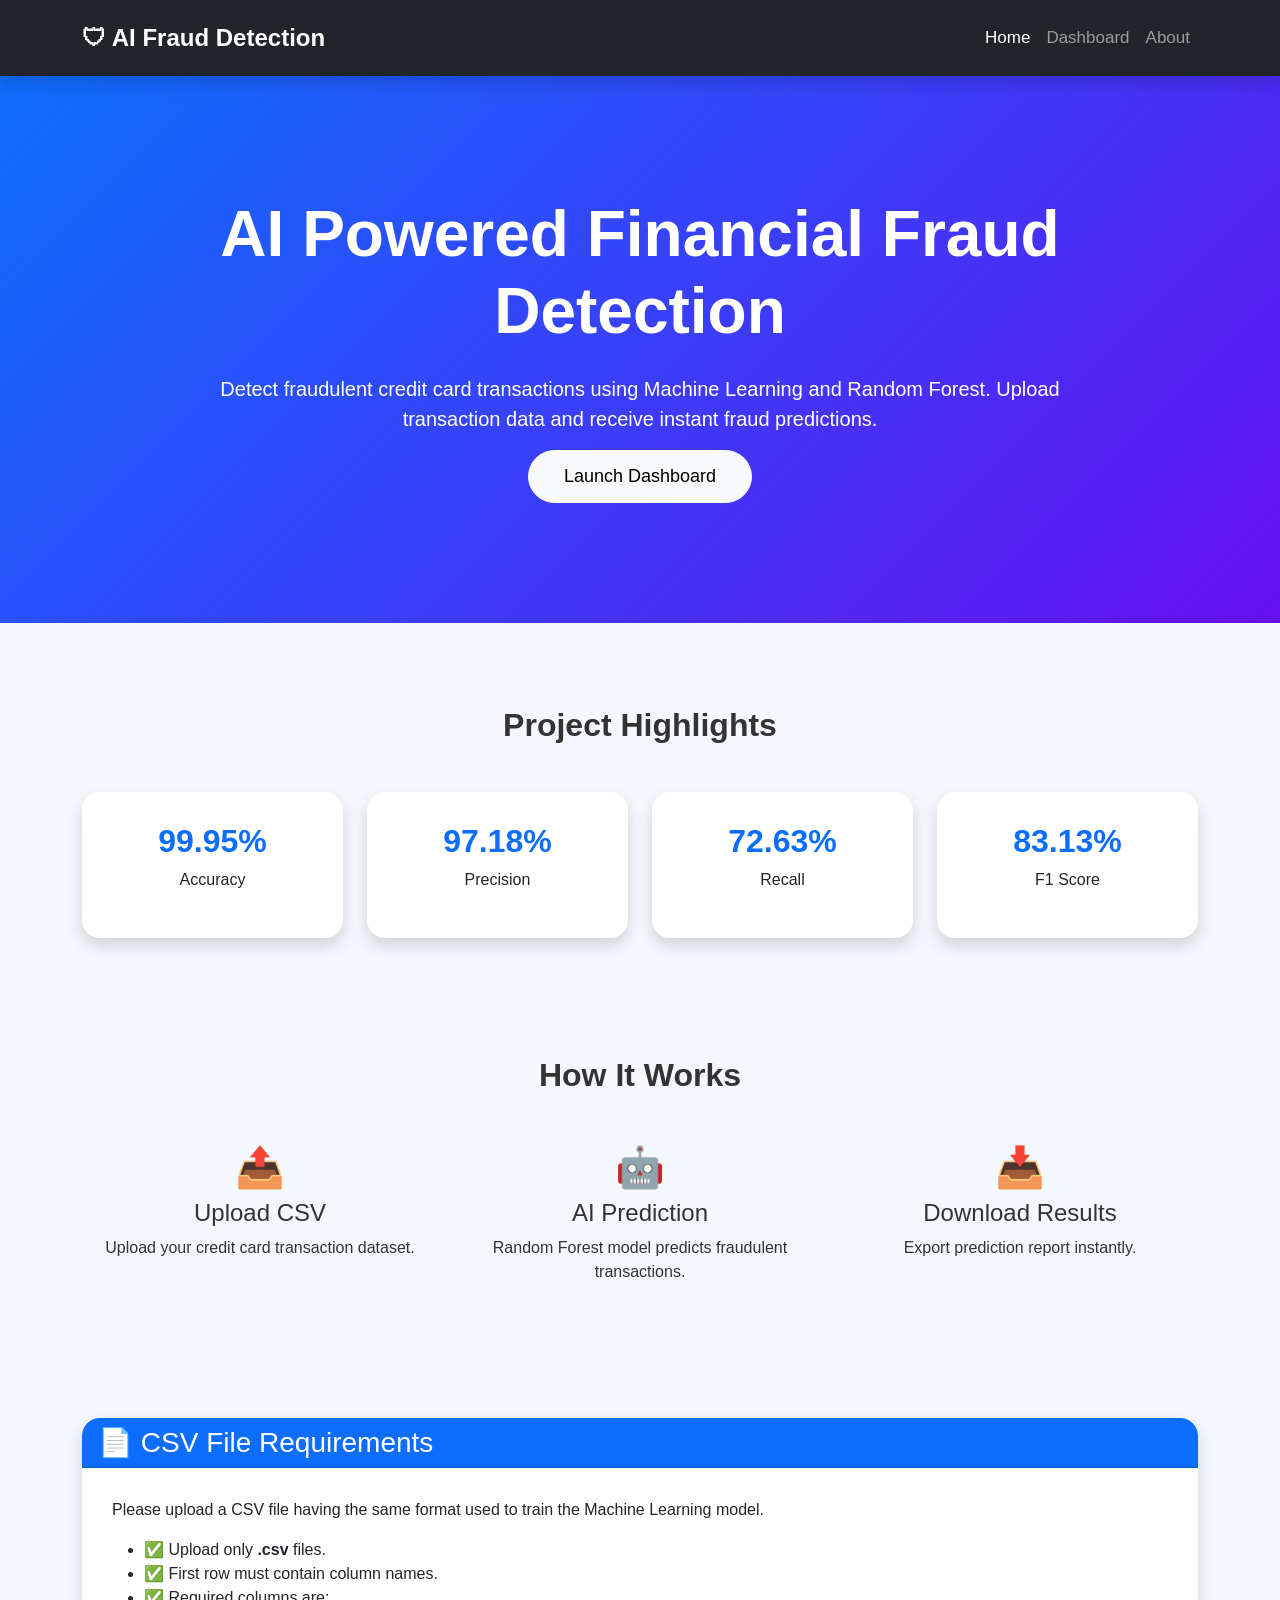
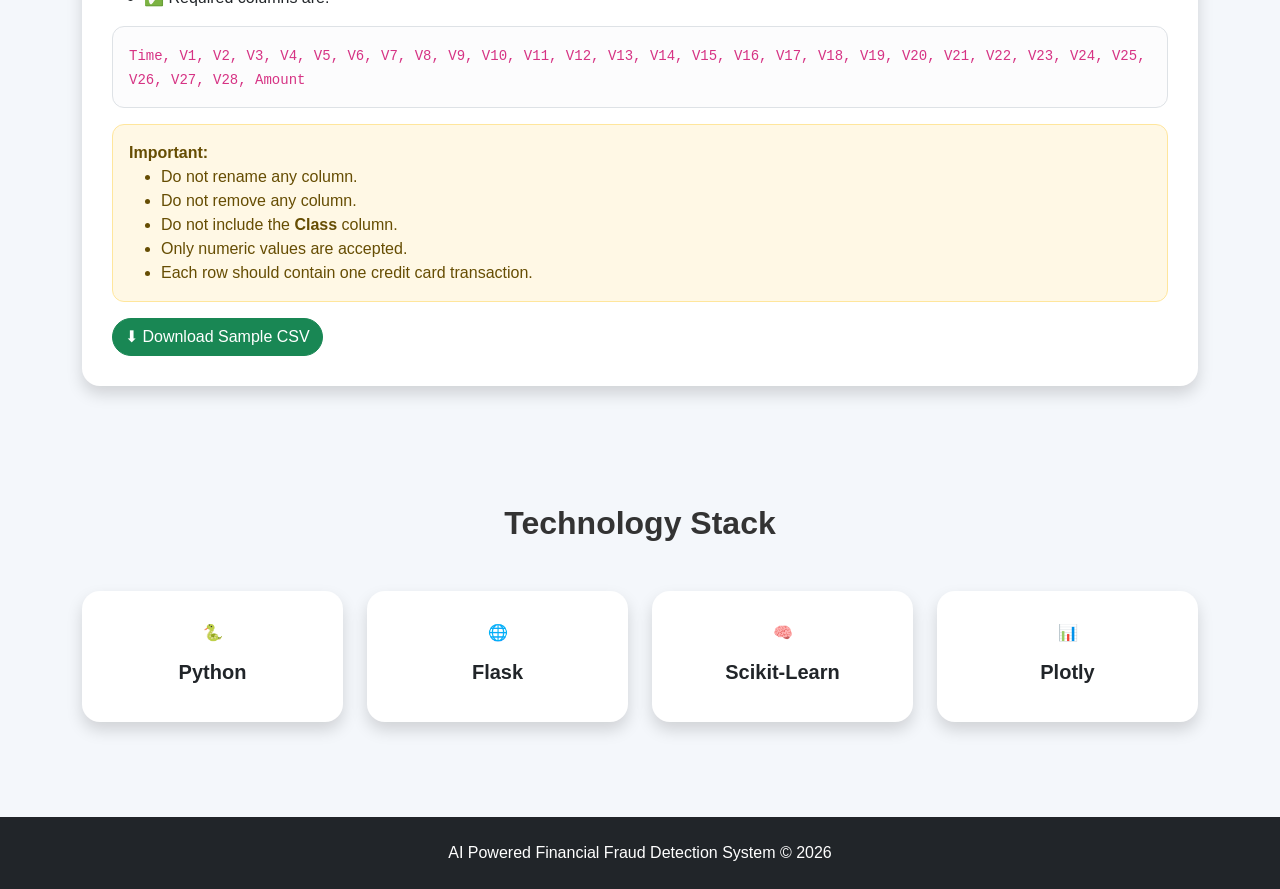
<file: FRONTEND/index.html>
<!DOCTYPE html>
<html lang="en">
<head>
    <meta charset="UTF-8">
    <meta name="viewport" content="width=device-width, initial-scale=1.0">
    <title>AI Fraud Detection</title>

    <link href="https://cdn.jsdelivr.net/npm/bootstrap@5.3.3/dist/css/bootstrap.min.css" rel="stylesheet">

<link rel="stylesheet" href="./static/css/style.css">
</head>

<body>

<!-- Navbar -->

<nav class="navbar navbar-expand-lg navbar-dark bg-dark shadow">

<div class="container">

<a class="navbar-brand fw-bold" href="/">
🛡 AI Fraud Detection
</a>

<button class="navbar-toggler" data-bs-toggle="collapse" data-bs-target="#menu">
<span class="navbar-toggler-icon"></span>
</button>

<div class="collapse navbar-collapse" id="menu">

<ul class="navbar-nav ms-auto">

<li class="nav-item">
<a class="nav-link active" href="/">Home</a>
</li>

<li class="nav-item">
<a class="nav-link" href="/predict">Dashboard</a>
</li>

<li class="nav-item">
<a class="nav-link" href="/about">About</a>
</li>

</ul>

</div>

</div>

</nav>

<!-- Hero -->

<section class="hero">

<div class="container text-center">

<h1 class="display-3 fw-bold">
AI Powered Financial Fraud Detection
</h1>

<p class="lead mt-4">
Detect fraudulent credit card transactions using Machine Learning and Random Forest.
Upload transaction data and receive instant fraud predictions.
</p>

<a href="/predict" class="btn btn-light btn-lg mt-3">
Launch Dashboard
</a>

</div>

</section>

<!-- Project Highlights -->

<section class="container my-5">

<h2 class="text-center mb-5">
Project Highlights
</h2>

<div class="row g-4">

<div class="col-md-3">
<div class="card shadow text-center h-100">
<div class="card-body">
<h2>99.95%</h2>
<p>Accuracy</p>
</div>
</div>
</div>

<div class="col-md-3">
<div class="card shadow text-center h-100">
<div class="card-body">
<h2>97.18%</h2>
<p>Precision</p>
</div>
</div>
</div>

<div class="col-md-3">
<div class="card shadow text-center h-100">
<div class="card-body">
<h2>72.63%</h2>
<p>Recall</p>
</div>
</div>
</div>

<div class="col-md-3">
<div class="card shadow text-center h-100">
<div class="card-body">
<h2>83.13%</h2>
<p>F1 Score</p>
</div>
</div>
</div>

</div>

</section>

<!-- How It Works -->

<section class="container my-5">

<h2 class="text-center mb-5">
How It Works
</h2>

<div class="row">

<div class="col-md-4 text-center">
<h1>📤</h1>
<h4>Upload CSV</h4>
<p>Upload your credit card transaction dataset.</p>
</div>

<div class="col-md-4 text-center">
<h1>🤖</h1>
<h4>AI Prediction</h4>
<p>Random Forest model predicts fraudulent transactions.</p>
</div>

<div class="col-md-4 text-center">
<h1>📥</h1>
<h4>Download Results</h4>
<p>Export prediction report instantly.</p>
</div>

</div>

</section>

<!-- CSV Requirements -->

<section class="container my-5">

<div class="card shadow border-0">

<div class="card-header bg-primary text-white">
<h3 class="mb-0">📄 CSV File Requirements</h3>
</div>

<div class="card-body">

<p>
Please upload a CSV file having the same format used to train the Machine Learning model.
</p>

<ul>

<li>✅ Upload only <strong>.csv</strong> files.</li>

<li>✅ First row must contain column names.</li>

<li>✅ Required columns are:</li>

</ul>

<div class="alert alert-light border">

<code>
Time,
V1,
V2,
V3,
V4,
V5,
V6,
V7,
V8,
V9,
V10,
V11,
V12,
V13,
V14,
V15,
V16,
V17,
V18,
V19,
V20,
V21,
V22,
V23,
V24,
V25,
V26,
V27,
V28,
Amount
</code>

</div>

<div class="alert alert-warning">

<strong>Important:</strong>

<ul class="mb-0">

<li>Do not rename any column.</li>

<li>Do not remove any column.</li>

<li>Do not include the <strong>Class</strong> column.</li>

<li>Only numeric values are accepted.</li>

<li>Each row should contain one credit card transaction.</li>

</ul>

</div>

<a href="/download-sample" class="btn btn-success">

⬇ Download Sample CSV

</a>

</div>

</div>

</section>

<!-- Technology -->

<section class="container my-5">

<h2 class="text-center mb-5">
Technology Stack
</h2>

<div class="row g-4">

<div class="col-md-3">
<div class="card shadow text-center">
<div class="card-body">
🐍
<h5>Python</h5>
</div>
</div>
</div>

<div class="col-md-3">
<div class="card shadow text-center">
<div class="card-body">
🌐
<h5>Flask</h5>
</div>
</div>
</div>

<div class="col-md-3">
<div class="card shadow text-center">
<div class="card-body">
🧠
<h5>Scikit-Learn</h5>
</div>
</div>
</div>

<div class="col-md-3">
<div class="card shadow text-center">
<div class="card-body">
📊
<h5>Plotly</h5>
</div>
</div>
</div>

</div>

</section>

<!-- Footer -->

<footer class="bg-dark text-white text-center py-4">

AI Powered Financial Fraud Detection System © 2026

</footer>

<script src="https://cdn.jsdelivr.net/npm/bootstrap@5.3.3/dist/js/bootstrap.bundle.min.js"></script>

</body>
</html>
</file>
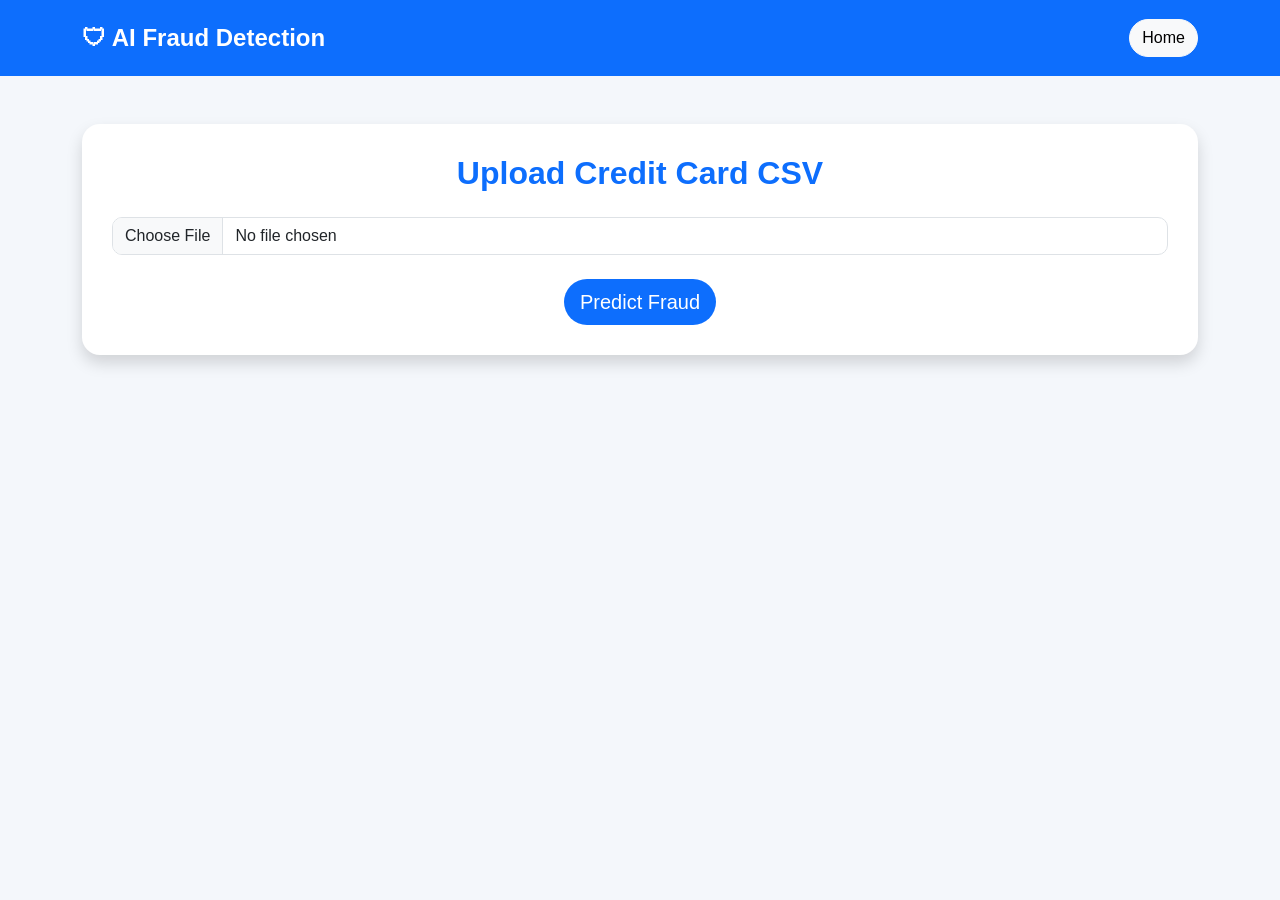
<file: FRONTEND/predict.html>
<!DOCTYPE html>
<html lang="en">

<head>

<meta charset="UTF-8">
<meta name="viewport" content="width=device-width, initial-scale=1">

<title>Fraud Detection Dashboard</title>

<link href="https://cdn.jsdelivr.net/npm/bootstrap@5.3.3/dist/css/bootstrap.min.css" rel="stylesheet">

<link rel="stylesheet" href="./static/css/style.css">

</head>

<body>

<nav class="navbar navbar-dark bg-primary">

<div class="container">

<a class="navbar-brand fw-bold" href="index.html">
🛡 AI Fraud Detection
</a>

<a href="index.html" class="btn btn-light">
Home
</a>

</div>

</nav>

<div class="container mt-5">

<div class="card shadow">

<div class="card-body">

<h2 class="text-center mb-4">

Upload Credit Card CSV

</h2>

<form id="uploadForm">

<input
id="csvFile"
type="file"
class="form-control"
accept=".csv"
required>

<div class="text-center mt-4">

<button class="btn btn-primary btn-lg">

Predict Fraud

</button>

</div>

</form>

</div>

</div>

<!-- Results -->

<div id="resultSection" style="display:none;">

<div class="row mt-5">

<div class="col-md-4">

<div class="card shadow text-center">

<div class="card-body">

<h2 id="total"></h2>

<p>Total Transactions</p>

</div>

</div>

</div>

<div class="col-md-4">

<div class="card shadow text-center">

<div class="card-body">

<h2 class="text-danger" id="fraud"></h2>

<p>Fraud</p>

</div>

</div>

</div>

<div class="col-md-4">

<div class="card shadow text-center">

<div class="card-body">

<h2 class="text-success" id="genuine"></h2>

<p>Legitimate</p>

</div>

</div>

</div>

</div>

<div class="card shadow mt-4">

<div class="card-body">

<h3>Model Performance</h3>

<div class="row text-center">

<div class="col">Accuracy <h4 id="accuracy"></h4></div>

<div class="col">Precision <h4 id="precision"></h4></div>

<div class="col">Recall <h4 id="recall"></h4></div>

<div class="col">F1 Score <h4 id="f1"></h4></div>

</div>

</div>

</div>

<div class="card shadow mt-4">

<div class="card-body">

<h3>Prediction Chart</h3>

<div id="chartContainer"></div>

</div>

</div>

<div class="card shadow mt-4">

<div class="card-body">

<h3>First 10 Predictions</h3>

<div id="tableContainer"></div>

</div>

</div>

<div class="text-center mt-4 mb-5">

<a id="downloadBtn"
class="btn btn-success btn-lg"
target="_blank">

Download Prediction CSV

</a>

</div>

</div>

</div>

<script src="./static/js/app.js"></script>

</body>

</html>
</file>
<file: FRONTEND/static/css/style.css>
/* ==========================================
   AI Fraud Detection System
   style.css
========================================== */

*{
    margin:0;
    padding:0;
    box-sizing:border-box;
}

body{
    font-family:'Segoe UI',Tahoma,Geneva,Verdana,sans-serif;
    background:#f4f7fb;
    color:#333;
}

/* =========================
   Navbar
========================= */

.navbar{
    padding:15px 0;
}

.navbar-brand{
    font-size:24px;
    font-weight:bold;
}

.nav-link{
    font-size:17px;
    transition:.3s;
}

.nav-link:hover{
    color:#0dcaf0 !important;
}

/* =========================
   Hero
========================= */

.hero{
    background:linear-gradient(135deg,#0d6efd,#6610f2);
    color:white;
    padding:120px 20px;
    text-align:center;
}

.hero h1{
    font-weight:bold;
    margin-bottom:20px;
}

.hero p{
    font-size:20px;
    max-width:850px;
    margin:auto;
}

.hero .btn{
    margin-top:30px;
    padding:12px 35px;
    font-size:18px;
    border-radius:40px;
}

/* =========================
   Sections
========================= */

section{
    padding:35px 0;
}

section h2{
    font-weight:bold;
}

/* =========================
   Cards
========================= */

.card{
    border:none;
    border-radius:18px;
    transition:.3s;
    overflow:hidden;
}

.card:hover{
    transform:translateY(-8px);
    box-shadow:0 15px 35px rgba(0,0,0,.15);
}

.card-body{
    padding:30px;
}

.card h2{
    color:#0d6efd;
    font-weight:bold;
}

.card h5{
    margin-top:15px;
    font-weight:600;
}

/* =========================
   Summary Cards
========================= */

.summary-card{
    transition:.3s;
}

.summary-card:hover{
    transform:translateY(-5px);
}

/* =========================
   Buttons
========================= */

.btn-primary{
    background:#0d6efd;
    border:none;
    border-radius:40px;
}

.btn-primary:hover{
    background:#0b5ed7;
}

.btn-success{
    border-radius:40px;
}

.btn-light{
    border-radius:40px;
}

/* =========================
   Upload Form
========================= */

form{
    margin-top:25px;
}

.upload-box{

    border:2px dashed #0d6efd;

    border-radius:15px;

    background:#f8fbff;

    padding:30px;

    text-align:center;

    transition:.3s;

}

.upload-box:hover{

    background:#eef6ff;

    border-color:#084298;

}

input[type=file]{

    cursor:pointer;

}

.form-control{

    border-radius:10px;

}

.form-text{

    color:#6c757d;

    font-size:14px;

}

/* =========================
   CSV Requirements
========================= */

.csv-requirements{

    background:white;

    border-left:6px solid #0d6efd;

    border-radius:15px;

    padding:25px;

    margin-bottom:30px;

    box-shadow:0 8px 20px rgba(0,0,0,.08);

}

.csv-requirements h5{

    color:#0d6efd;

    font-weight:bold;

    margin-bottom:15px;

}

.csv-requirements ul{

    padding-left:20px;

}

.csv-requirements li{

    margin-bottom:10px;

}

.csv-columns{

    background:#f8f9fa;

    border:1px solid #dee2e6;

    border-radius:10px;

    padding:15px;

    margin-top:15px;

    font-family:Consolas,monospace;

    font-size:13px;

    white-space:nowrap;

    overflow-x:auto;

}

.download-btn{

    margin-top:20px;

}

/* =========================
   Tables
========================= */

.table{

    border-radius:12px;

    overflow:hidden;

}

.table th{

    background:#0d6efd;

    color:white;

}

.table-hover tbody tr:hover{

    background:#eef5ff;

}

/* =========================
   Alerts
========================= */

.alert{

    border-radius:12px;

}

.alert-warning{

    background:#fff8e5;

}

.alert-danger{

    background:#ffe9ea;

}

.alert-info{

    background:#eef7ff;

}

/* =========================
   Footer
========================= */

footer{

    margin-top:60px;

    background:#212529;

    color:white;

    text-align:center;

    padding:25px;

}

/* =========================
   Responsive
========================= */

@media(max-width:768px){

.hero{

padding:80px 20px;

}

.hero h1{

font-size:35px;

}

.hero p{

font-size:17px;

}

.card{

margin-bottom:20px;

}

.csv-columns{

font-size:11px;

}

.upload-box{

padding:20px;

}

}
</file>
